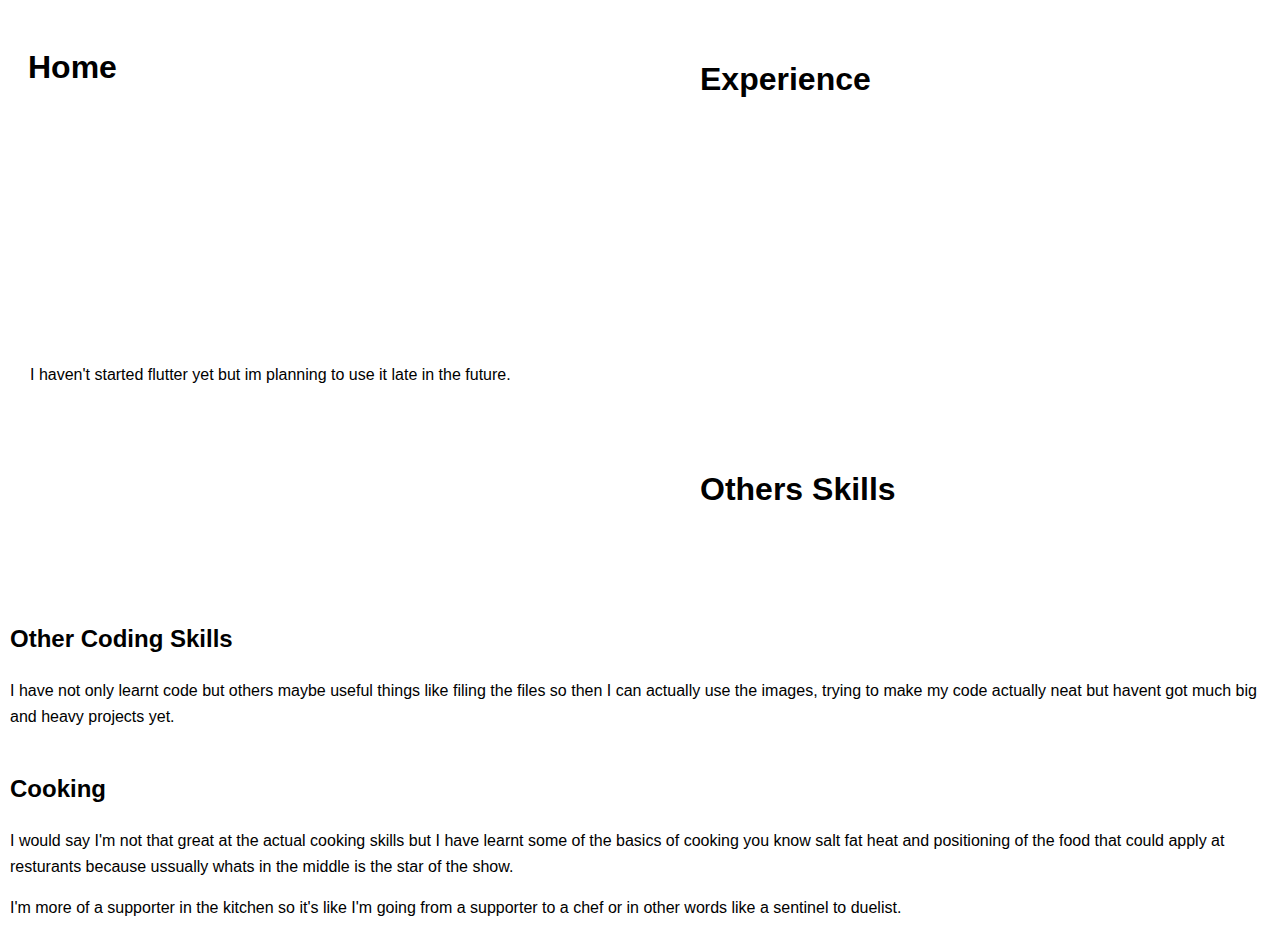
<file: barchart.html>
<!DOCTYPE html>
<html lang="en">
<head>
    <meta charset="UTF-8">
    <meta http-equiv="X-UA-Compatible" content="IE=edge">
    <meta name="viewport" content="width=device-width, initial-scale=1.0">
    <link rel="stylesheet" href="barchart.css">
    <title>Barchart</title>
</head>
<body>
  <a href="index.html">
    <h1>Home</h1>
  </a>
  <div class="title">
     <h1>Experience</h1>
  </div>
 
  <section class="bar-graph bar-graph-horizontal bar-graph-one">
    <div class="bar-one">
      <span class="year">HTML</span>
      <div class="bar" data-percentage="75%"></div>
    </div>
    <div class="bar-two">
      <span class="year">JS</span>
      <div class="bar" data-percentage="30%"></div>
    </div>
    <div class="bar-three">
      <span class="year">CSS</span>
      <div class="bar" data-percentage="65%"></div>
    </div>
    <div class="bar-four">
      <span class="year">Flutter</span>
      <div class="bar" data-percentage="76.8%"></div>
    </div>
  </section>
  <div class="sent">
    <p>I haven't started flutter yet but im planning to use it late in the future.</p>
  </div>
  <div class="title2">
    <h1>Others Skills</h1>
   
  </div>
  <div class="information">
    <h2>Other Coding Skills</h2>
    <p>I have not only learnt code but others maybe useful things like filing the files so then I can actually use the images, trying to make my code actually neat but havent got much big and heavy projects yet.</p>
    </div>
    <div class="info2">
      <h2>Cooking</h2>
    <p>I would say I'm not that great at the actual cooking skills but I have learnt some of the basics of cooking you know salt fat heat and positioning of the food that could apply at resturants because ussually whats in the middle is the star of the show.
    </p>
    <p>I'm more of a supporter in the kitchen so it's like I'm going from a supporter to a chef or in other words like a sentinel to duelist.</p>
  
    </div>
    
 
    
</body>
</html>
</file>
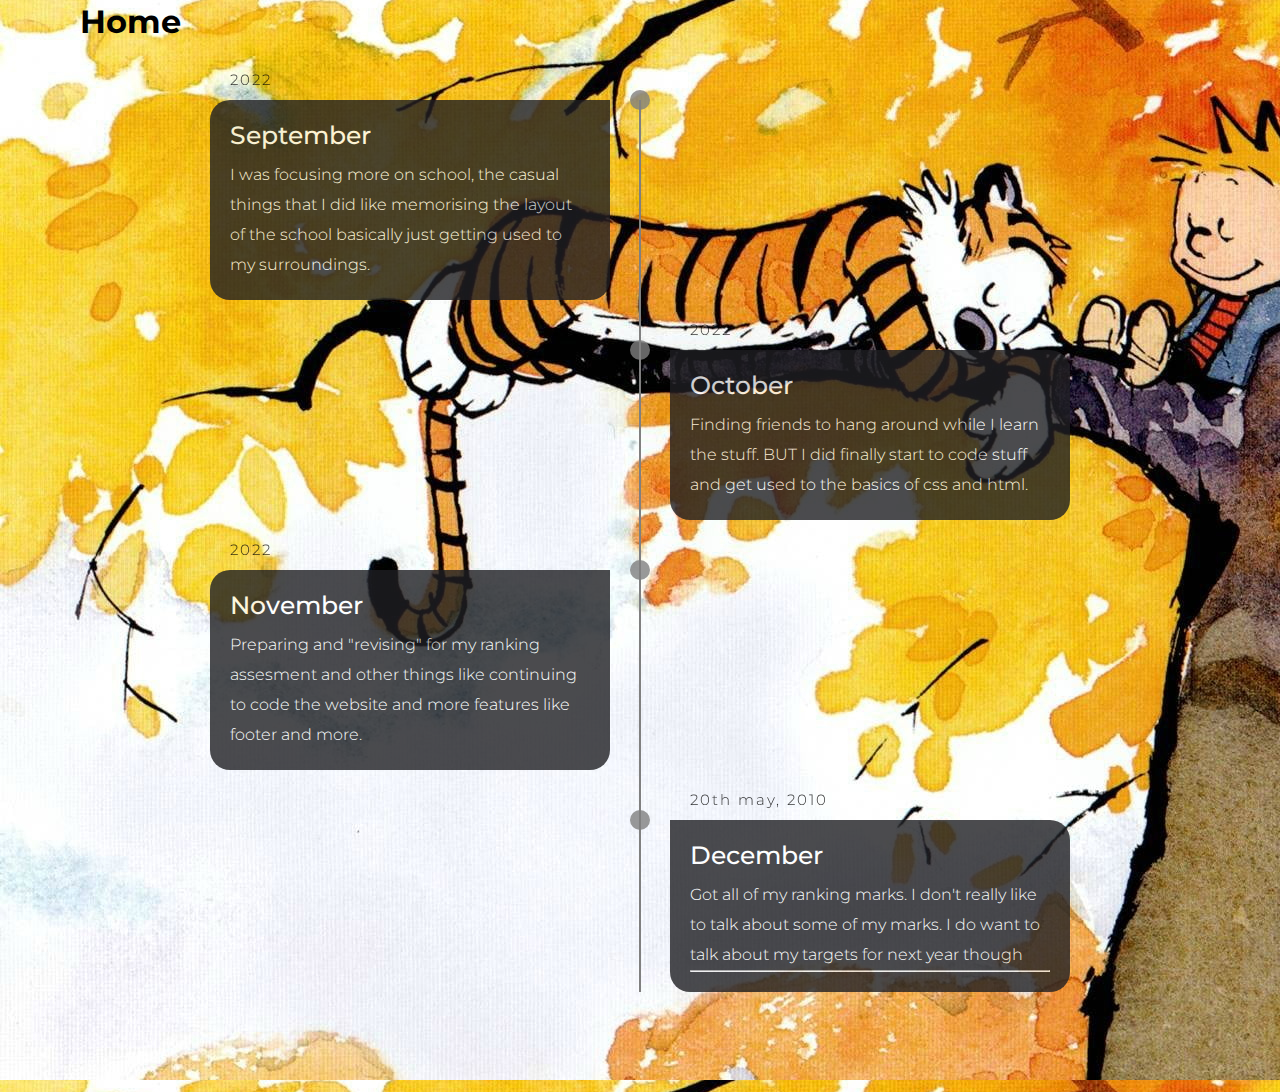
<file: history.html>
<!DOCTYPE html>
<html lang="en">
<head>
    <meta charset="UTF-8">
    <meta http-equiv="X-UA-Compatible" content="IE=edge">
    <meta name="viewport" content="width=device-width, initial-scale=1.0">
    <link rel="stylesheet" href="styless.css">
    <title>History</title>
</head>
<body>
    <div class="container">
      <div class="header">
        <a href="index.html">
          <h1>Home</h1>
        </a>
      </div>
        <div class="timeline">
          <ul>
            <li>
              <div class="timeline-content">
                <h3 class="date">2022</h3>
                <h1>September</h1>
                <p>I was focusing more on school, the casual things that I did like memorising the layout of the school basically just getting used to my surroundings. 
            </li>
            <li>
              <div class="timeline-content">
                <h3 class="date">2022</h3>
                <h1>October</h1>
                <p>Finding friends to hang around while I learn the stuff. BUT I did finally start to code stuff and get used to the basics of css and html.</p>
              </div>
            </li>
            <li>
              <div class="timeline-content">
                <h3 class="date">2022</h3>
                <h1>November</h1>
                <p>Preparing and "revising" for my ranking assesment and other things like continuing to code the website and more features like footer and more.</p>
              </div>
            </li>
            <li>
              <div class="timeline-content">
                <h3 class="date">20th may, 2010</h3>
                <h1>December</h1>
                <p>Got all of my ranking marks. I don't really like to talk about some of my marks. I do want to talk about my targets for next year though
                </p>
                <hr>
              </div>
            </li>
          </ul>
        </div>
      </div>
</body>
</html>
</file>
<file: barchart.css>
body {
  font-family: "Helvetica Neue", Helvetica, Arial, sans-serif;
  padding: 20px;
}

/* Bar Graph Horizontal */
.bar-graph .year {
  -webkit-animation: fade-in-text 2.2s 0.1s forwards;
  -moz-animation: fade-in-text 2.2s 0.1s forwards;
  animation: fade-in-text 2.2s 0.1s forwards;
  opacity: 0;
}

.bar-graph-horizontal {
  max-width: 380px;
}

.bar-graph-horizontal > div {
  float: left;
  margin-bottom: 8px;
  width: 100%;
}

.bar-graph-horizontal .year {
  float: left;
  margin-top: 18px;
  width: 50px;
}

.bar-graph-horizontal .bar {
  border-radius: 3px;
  height: 55px;
  float: left;
  overflow: hidden;
  position: relative;
  width: 0;
}

.bar-graph-one .bar::after {
  -webkit-animation: fade-in-text 2.2s 0.1s forwards;
  -moz-animation: fade-in-text 2.2s 0.1s forwards;
  animation: fade-in-text 2.2s 0.1s forwards;
  color: #fff;
  content: attr(data-percentage);
  font-weight: 700;
  position: absolute;
  right: 16px;
  top: 17px;
}

.bar-graph-one .bar-one .bar {
  background-color: #e34c26;
  -webkit-animation: show-bar-one 1.2s 0.1s forwards;
  -moz-animation: show-bar-one 1.2s 0.1s forwards;
  animation: show-bar-one 1.2s 0.1s forwards;
}

.bar-graph-one .bar-two .bar {
  background-color: #f0db4f;
  -webkit-animation: show-bar-two 1.2s 0.2s forwards;
  -moz-animation: show-bar-two 1.2s 0.2s forwards;
  animation: show-bar-two 1.2s 0.2s forwards;
}

.bar-graph-one .bar-three .bar {
  background-color: #42A5F5 ;
  -webkit-animation: show-bar-three 1.2s 0.3s forwards;
  -moz-animation: show-bar-three 1.2s 0.3s forwards;
  animation: show-bar-three 1.2s 0.3s forwards;
}

.bar-graph-one .bar-four .bar {
  background-color:  #264de4 ;
  -webkit-animation: show-bar-four 1.2s 0.4s forwards;
  -moz-animation: show-bar-four 1.2s 0.4s forwards;
  animation: show-bar-four 1.2s 0.4s forwards;
}
a:link {
  color: black;
  text-decoration: none;
  }
  a:visited {
    color: black;
    text-decoration: none;
  }
.title {
  position: absolute;
  top: 40px;
  left: 700px;
}
a:link {
  color: black;
  text-decoration: none;
  }
  a:visited {
    color: black;
    text-decoration: none;
  }
.sent{
  position: absolute;
  top: 350px;
  left: 30px;
}
.title2{
  position: absolute;
  top: 450px;
  left: 700px;
}
.information{
  position: absolute;
  top: 600px;
  left: 10px;
  line-height: 1.6;
}
.info2{
  position: absolute;
  top: 750px;
  left: 10px;
  line-height: 1.6;
}
/* Bar Graph Horizontal Animations */
@keyframes show-bar-one {
  0% {
    width: 0;
  }
  100% {
    width: 75%;
  }
}

@keyframes show-bar-two {
  0% {
    width: 0;
  }
  100% {
    width: 30%;
  }
}

@keyframes show-bar-three {
  0% {
    width: 0;
  }
  100% {
    width: 65%;
  }
}

@keyframes show-bar-four {
  0% {
    width: 0;
  }
  100% {
    width: 0%;
  }
}

@keyframes fade-in-text {
  0% {
    opacity: 0;
  }
  100% {
    opacity: 1;
  }
}
</file>
<file: styless.css>
@import url("https://fonts.googleapis.com/css2?family=Montserrat:wght@300;500&display=swap");
* {
  margin: 0;
  padding: 0;
  box-sizing: border-box;
}
html {
  font-family: "Montserrat";
}
.container {
  height: 100%;
  width: 100%;
  display: flex;
  align-items: center;
  justify-content: center;
  padding: 100px 0;
  background-image: url(./images/calvin_hobbes.jpg);
}
.header {
  position: absolute;
  left: 80px;
  top: 2px;
  color: darkorange;
}
.timeline {
  width: 80%;
  height: auto;
  max-width: 800px;
  margin: 0 auto;
  position: relative;
}

.timeline ul {
  list-style: none;
}
.timeline ul li {
  padding: 20px;
  background-color: #1e1f22;
  color: white;
  border-radius: 10px;
  margin-bottom: 20px;
}
.timeline ul li:last-child {
  margin-bottom: 0;
}
.timeline-content h1 {
  font-weight: 500;
  font-size: 25px;
  line-height: 30px;
  margin-bottom: 10px;
}
.timeline-content p {
  font-size: 16px;
  line-height: 30px;
  font-weight: 300;
}
.timeline-content .date {
  font-size: 15px;
  font-weight: 300;
  margin-bottom: 10px;
  letter-spacing: 2px;
  color: black;
}
@media only screen and (min-width: 768px) {
  .timeline:before {
    content: "";
    position: absolute;
    top: 0;
    left: 50%;
    transform: translateX(-50%);
    width: 2px;
    height: 100%;
    background-color: gray;
  }
  .timeline ul li {
    width: 50%;
    position: relative;
    margin-bottom: 50px;
  }
  .timeline ul li:nth-child(odd) {
    float: left;
    clear: right;
    transform: translateX(-30px);
    border-radius: 20px 0px 20px 20px;
    opacity: 0.8;
  }
  .timeline ul li:nth-child(even) {
    float: right;
    clear: left;
    transform: translateX(30px);
    border-radius: 0px 20px 20px 20px;
    opacity: 0.8;
  }
  .timeline ul li::before {
    content: "";
    position: absolute;
    height: 20px;
    width: 20px;
    border-radius: 50%;
    background-color: gray;
    top: 0px;
  }
  .timeline ul li:nth-child(odd)::before {
    transform: translate(50%, -50%);
    right: -30px;
  }
  .timeline ul li:nth-child(even)::before {
    transform: translate(-50%, -50%);
    left: -30px;
  }
  .timeline-content .date {
    position: absolute;
    top: -30px;
  }
  .timeline ul li:hover::before {
    background-color: rgb(255, 153, 0);
  }
}
a:link {
  color: black;
  text-decoration: none;
  }
  a:visited {
    color: black;
    text-decoration: none;
  }
.title {
  position: absolute;
  top: 50px;
  left: 800px\;
}
</file>
